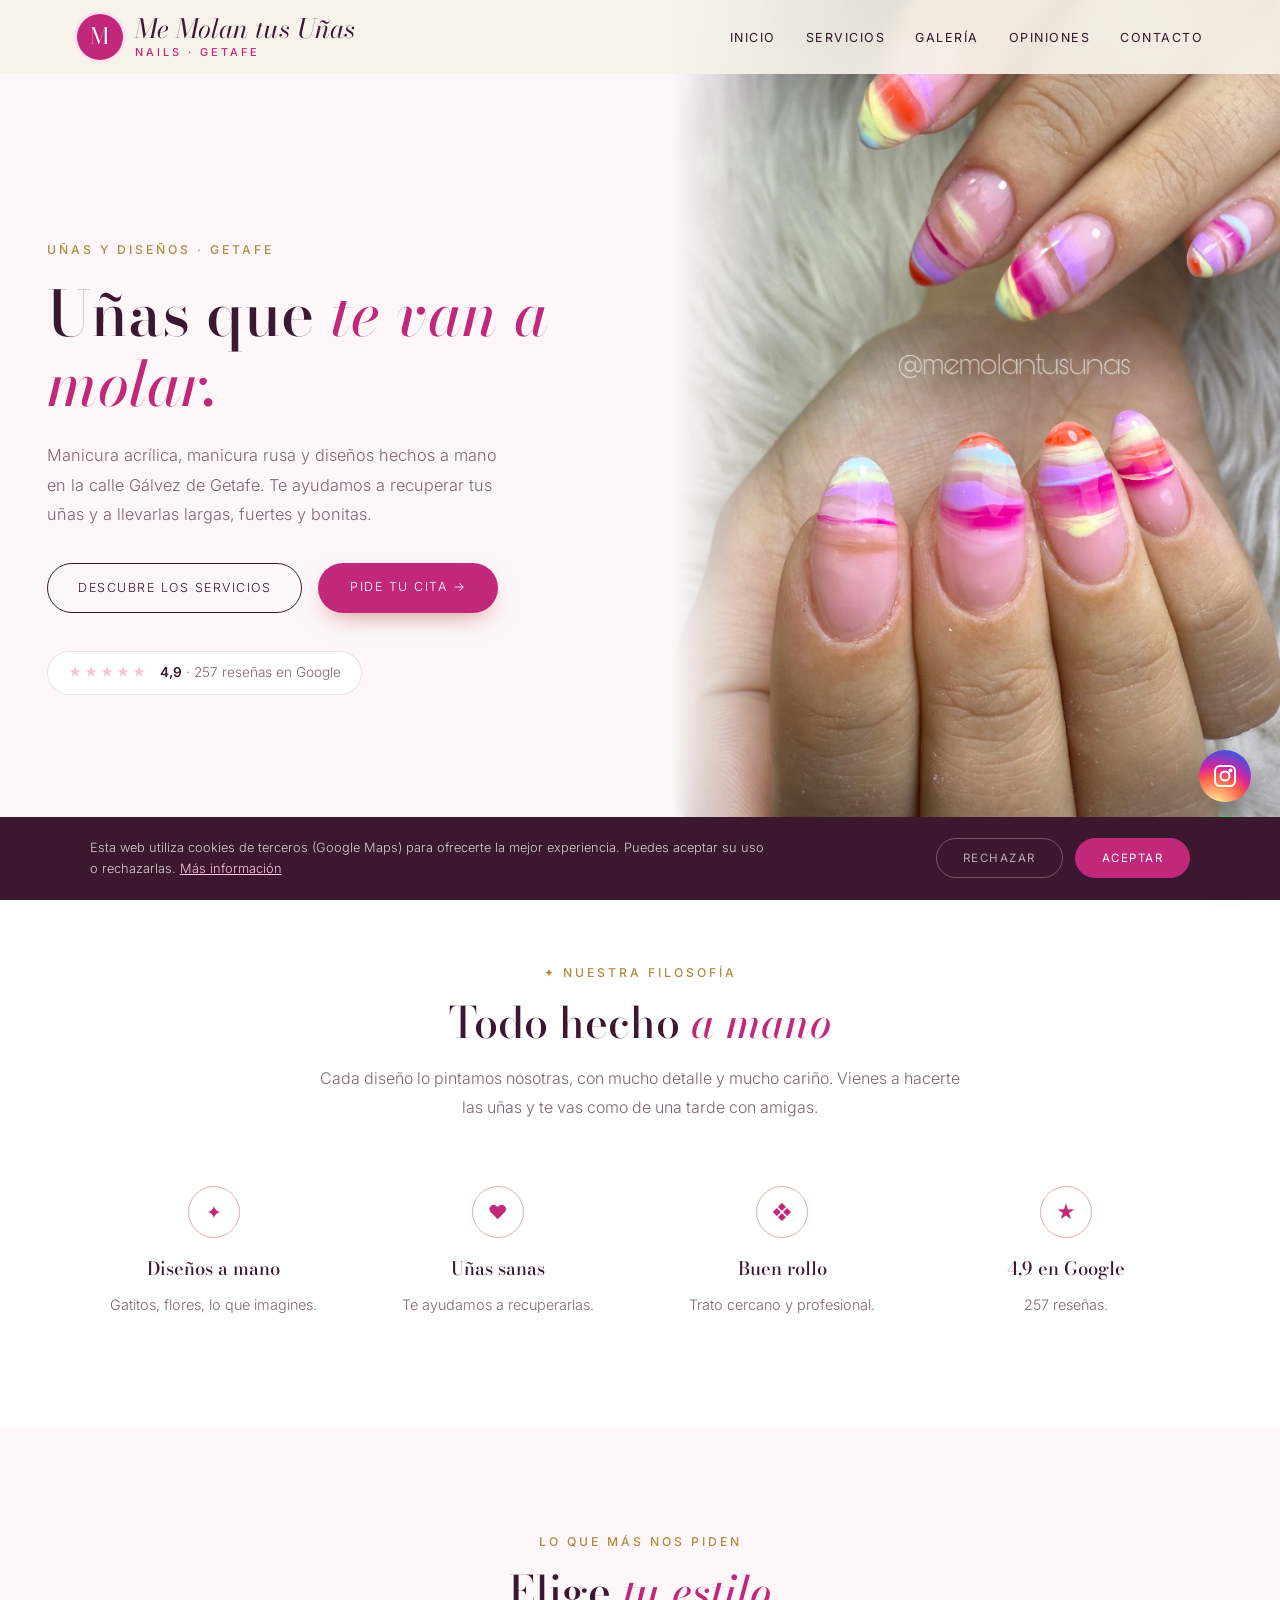
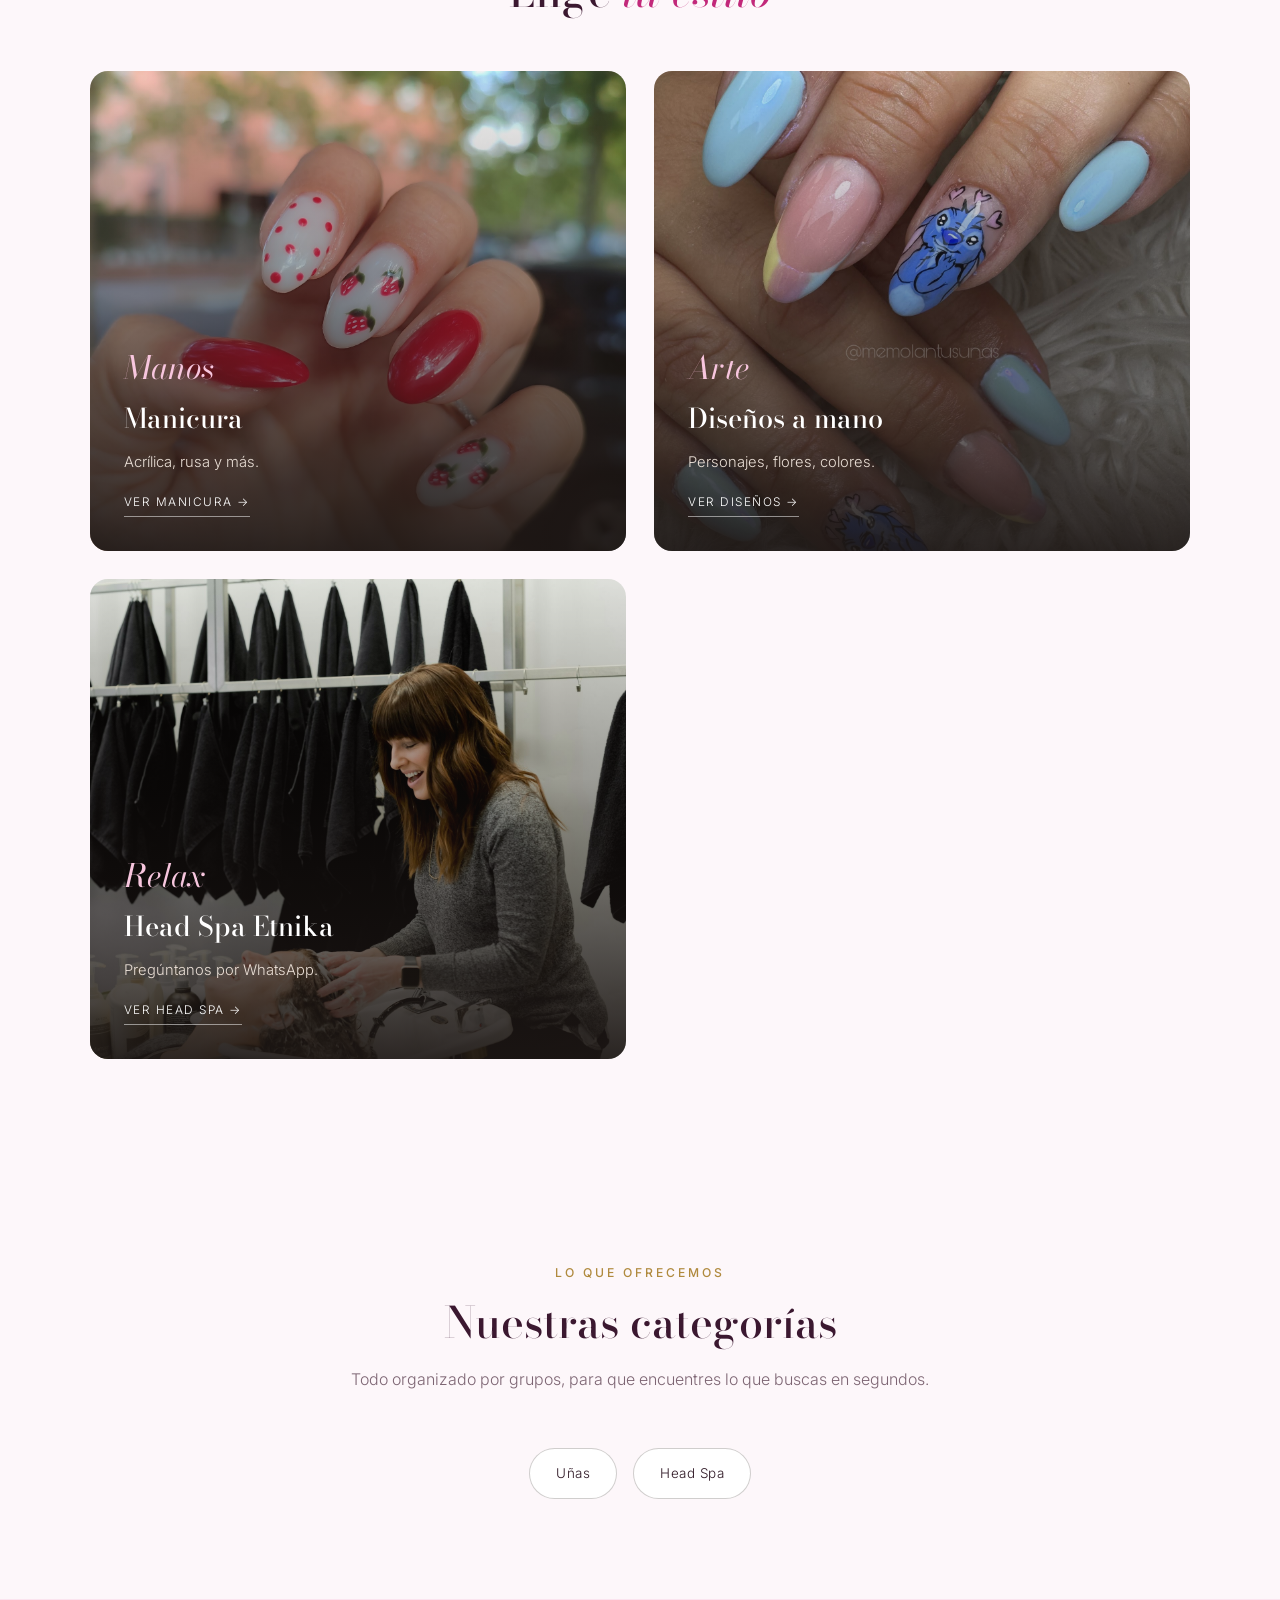
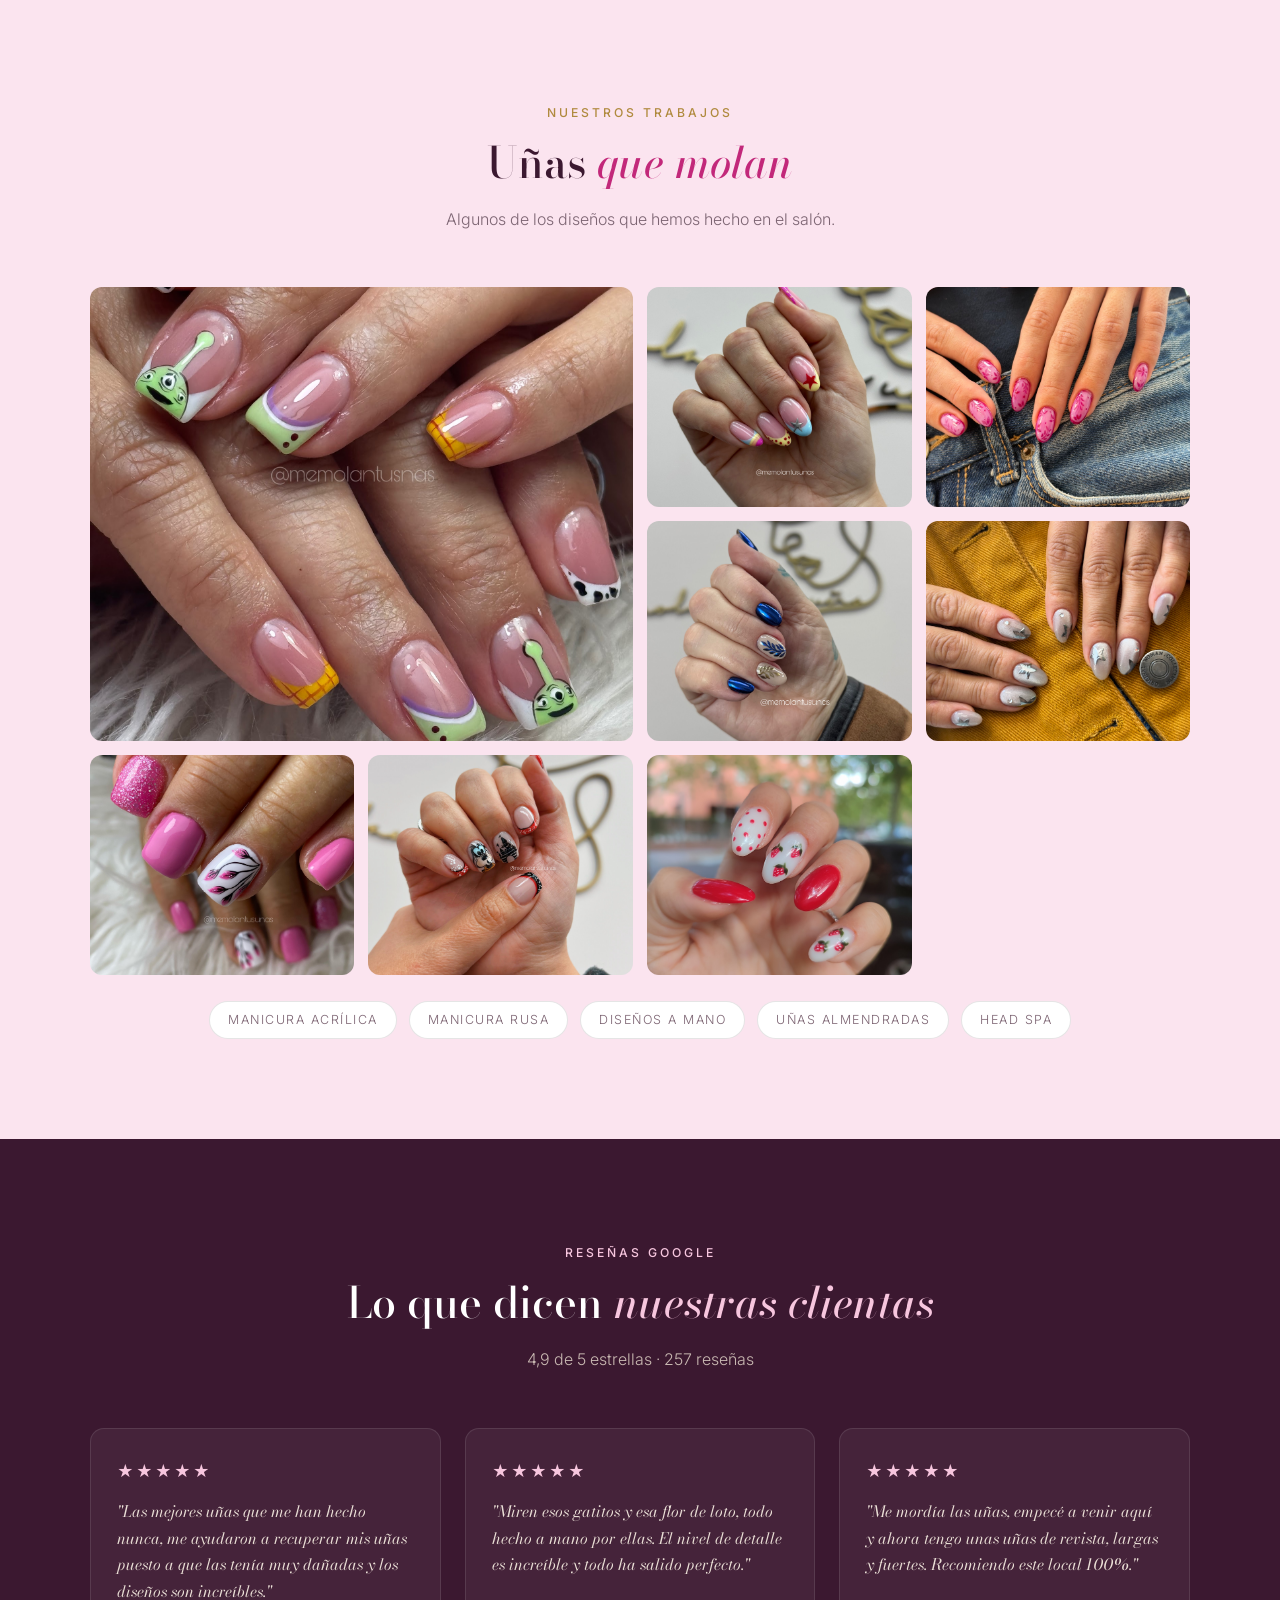
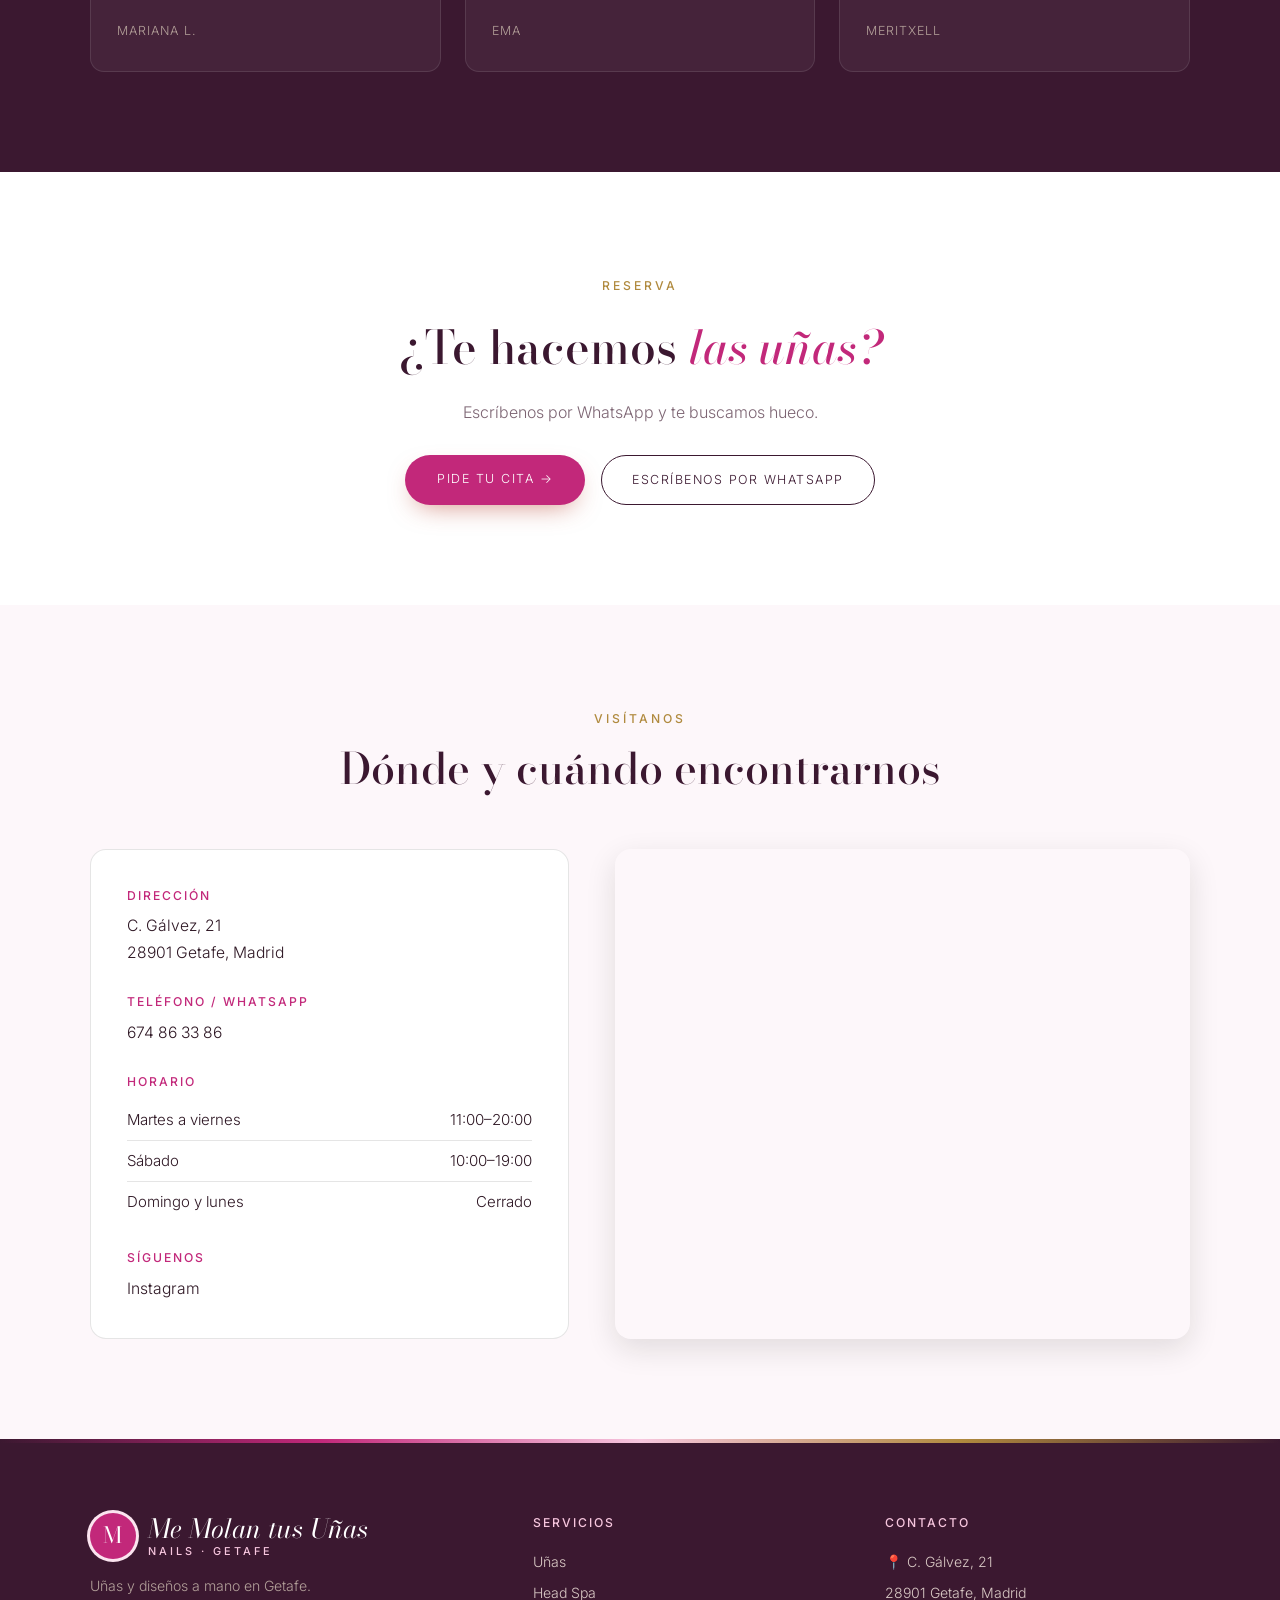
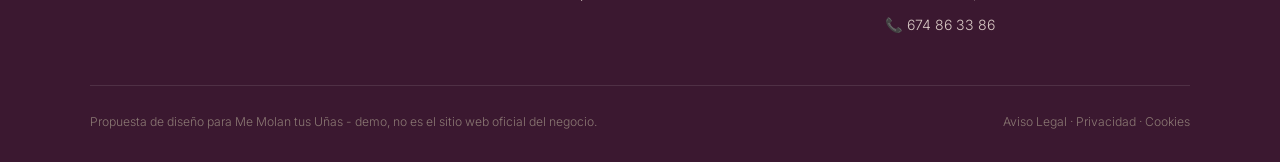
<file: index.html>
<!DOCTYPE html>
<html lang="es">
<head>
<meta charset="UTF-8">
<meta name="viewport" content="width=device-width, initial-scale=1.0">
<title>Me Molan tus Uñas — Uñas y diseños a mano en Getafe</title>
<meta name="description" content="Me Molan tus Uñas, en C. Gálvez 21, Getafe. Manicura acrílica, manicura rusa, diseños de uñas hechos a mano y Head Spa Etnika. 4,9★ con 257 reseñas en Google.">
<meta name="theme-color" content="#3b1830">
<meta property="og:title" content="Me Molan tus Uñas · Getafe">
<meta property="og:image" content="maps_07.jpg">

<link rel="preconnect" href="https://fonts.googleapis.com"><link rel="preconnect" href="https://fonts.gstatic.com" crossorigin><link href="https://fonts.googleapis.com/css2?family=Bodoni+Moda:ital,wght@0,500;0,600;1,500&family=Inter:wght@300;400;500;600&display=swap" rel="stylesheet">
<link rel="stylesheet" href="styles.css">
</head>
<body>

<header id="header">
  <a href="index.html" class="logo" aria-label="Me Molan tus Uñas, inicio"><span class="logo-mark">M</span><span class="logo-text"><span class="script">Me Molan tus Uñas</span><small>nails · Getafe</small></span></a>
  <nav id="nav" aria-label="Navegación principal"><ul><li><a href="index.html#inicio">Inicio</a></li><li><a href="servicios.html">Servicios</a></li><li><a href="index.html#galeria">Galería</a></li><li><a href="index.html#opiniones">Opiniones</a></li><li><a href="index.html#contacto">Contacto</a></li></ul></nav><button class="nav-toggle" id="navToggle" aria-label="Abrir menú">☰</button>
</header>

<section class="hero" id="inicio">
  <div class="hero-text">
    <span class="eyebrow">Uñas y diseños · Getafe</span>
    <h1>Uñas que <em>te van a molar.</em></h1>
    <p>Manicura acrílica, manicura rusa y diseños hechos a mano en la calle Gálvez de Getafe. Te ayudamos a recuperar tus uñas y a llevarlas largas, fuertes y bonitas.</p>
    <div class="hero-ctas">
      <a href="servicios.html" class="btn-outline">Descubre los servicios</a>
      <a href="https://wa.me/34674863386?text=Hola%2C%20he%20visto%20vuestra%20web%20y%20me%20gustar%C3%ADa%20pedir%20cita%20en%20Me%20Molan%20tus%20U%C3%B1as" class="btn-solid" target="_blank" rel="noopener">Pide tu cita →</a>
    </div>
    <a class="hero-rating" href="https://www.google.com/maps/search/?api=1&query=Me+Molan+tus+U%C3%B1as,+Calle+G%C3%A1lvez+21,+Getafe" target="_blank" rel="noopener"><span class="stars">★★★★★</span><span><strong>4,9</strong> · 257 reseñas en Google</span></a>
  </div>
  <div class="hero-img"><img src="maps_07.jpg" alt="Diseño de uñas de Me Molan tus Uñas en Getafe" style="object-position:center 55%;"></div>
</section>

<section class="trust">
  <div class="section-head">
    <span class="eyebrow">✦ Nuestra filosofía</span>
    <h2>Todo hecho <em>a mano</em></h2>
    <p>Cada diseño lo pintamos nosotras, con mucho detalle y mucho cariño. Vienes a hacerte las uñas y te vas como de una tarde con amigas.</p>
  </div>
  <div class="trust-grid">
    <div class="trust-card"><span class="trust-ic">✦</span><h3>Diseños a mano</h3><p>Gatitos, flores, lo que imagines.</p></div>
    <div class="trust-card"><span class="trust-ic">♥</span><h3>Uñas sanas</h3><p>Te ayudamos a recuperarlas.</p></div>
    <div class="trust-card"><span class="trust-ic">❖</span><h3>Buen rollo</h3><p>Trato cercano y profesional.</p></div>
    <div class="trust-card"><span class="trust-ic">★</span><h3>4,9 en Google</h3><p>257 reseñas.</p></div>
  </div>
</section>

<section class="worlds">
  <div class="section-head">
    <span class="eyebrow">Lo que más nos piden</span>
    <h2>Elige <em>tu estilo</em></h2>
  </div>
  <div class="worlds-grid">
    <a href="servicios.html#manos" class="world-card"><img src="maps_08.jpg" alt="Manicura"><div class="world-text"><span class="script">Manos</span><h3>Manicura</h3><p>Acrílica, rusa y más.</p><span class="world-link">Ver manicura →</span></div></a>
    <a href="servicios.html#manos" class="world-card"><img src="maps_04.jpg" alt="Diseños a mano"><div class="world-text"><span class="script">Arte</span><h3>Diseños a mano</h3><p>Personajes, flores, colores.</p><span class="world-link">Ver diseños →</span></div></a>
    <a href="servicios.html#spa" class="world-card"><img src="stock_01.jpg" alt="Head Spa Etnika"><div class="world-text"><span class="script">Relax</span><h3>Head Spa Etnika</h3><p>Pregúntanos por WhatsApp.</p><span class="world-link">Ver head spa →</span></div></a>
  </div>
</section>

<section>
  <div class="section-head">
    <span class="eyebrow">Lo que ofrecemos</span>
    <h2>Nuestras categorías</h2>
    <p>Todo organizado por grupos, para que encuentres lo que buscas en segundos.</p>
  </div>
  <div class="cat-pills">
    <a href="servicios.html#manos" class="cat-pill">Uñas</a>
    <a href="servicios.html#spa" class="cat-pill">Head Spa</a>
  </div>
</section>

<section class="gallery-wrap" id="galeria">
  <div class="section-head">
    <span class="eyebrow">Nuestros trabajos</span>
    <h2>Uñas <em>que molan</em></h2>
    <p>Algunos de los diseños que hemos hecho en el salón.</p>
  </div>
  <div class="gallery">
    <figure class="big"><img src="maps_03.jpg" alt="Diseño de personajes" loading="lazy"></figure>
    <figure><img src="maps_01.jpg" alt="Francesa de colores" loading="lazy"></figure>
    <figure><img src="maps_06.jpg" alt="Rosa con detalles" loading="lazy"></figure>
    <figure><img src="maps_09.jpg" alt="Azul cromado y hojas" loading="lazy"></figure>
    <figure><img src="maps_05.jpg" alt="Nude con estrellas" loading="lazy"></figure>
    <figure><img src="maps_10.jpg" alt="Rosa con flor pintada" loading="lazy"></figure>
    <figure><img src="maps_02.jpg" alt="Diseño temático" loading="lazy"></figure>
    <figure><img src="maps_08.jpg" alt="Rojo y fresas" loading="lazy"></figure>
  </div>
  <div class="brands"><span>Manicura acrílica</span><span>Manicura rusa</span><span>Diseños a mano</span><span>Uñas almendradas</span><span>Head Spa</span></div>
</section>

<section class="reviews-wrap" id="opiniones">
  <div class="section-head">
    <span class="eyebrow">Reseñas Google</span>
    <h2>Lo que dicen <em>nuestras clientas</em></h2>
    <p>4,9 de 5 estrellas · 257 reseñas</p>
  </div>
  <div class="review-grid">
    <div class="review-card"><div class="stars">★★★★★</div><p>"Las mejores uñas que me han hecho nunca, me ayudaron a recuperar mis uñas puesto a que las tenía muy dañadas y los diseños son increíbles."</p><cite>Mariana L.</cite></div>
    <div class="review-card"><div class="stars">★★★★★</div><p>"Miren esos gatitos y esa flor de loto, todo hecho a mano por ellas. El nivel de detalle es increíble y todo ha salido perfecto."</p><cite>Ema</cite></div>
    <div class="review-card"><div class="stars">★★★★★</div><p>"Me mordía las uñas, empecé a venir aquí y ahora tengo unas uñas de revista, largas y fuertes. Recomiendo este local 100%."</p><cite>Meritxell</cite></div>
  </div>
</section>

<section class="cta-section">
  <span class="eyebrow">Reserva</span>
  <h2>¿Te hacemos <em>las uñas?</em></h2>
  <p>Escríbenos por WhatsApp y te buscamos hueco.</p>
  <div class="cta-row">
    <a href="https://wa.me/34674863386?text=Hola%2C%20he%20visto%20vuestra%20web%20y%20me%20gustar%C3%ADa%20pedir%20cita%20en%20Me%20Molan%20tus%20U%C3%B1as" class="btn-solid" target="_blank" rel="noopener">Pide tu cita →</a>
    <a href="https://wa.me/34674863386?text=Hola%2C%20he%20visto%20vuestra%20web%20y%20me%20gustar%C3%ADa%20pedir%20cita%20en%20Me%20Molan%20tus%20U%C3%B1as" class="btn-outline" target="_blank" rel="noopener">Escríbenos por WhatsApp</a>
  </div>
</section>

<section class="contact-section" id="contacto">
  <div class="section-head">
    <span class="eyebrow">Visítanos</span>
    <h2>Dónde y cuándo encontrarnos</h2>
  </div>
  <div class="contact-grid">
    <div class="contact-info">
      <div class="contact-block"><h3>Dirección</h3><p>C. Gálvez, 21<br>28901 Getafe, Madrid</p></div>
      <div class="contact-block"><h3>Teléfono / WhatsApp</h3><p><a href="tel:+34674863386">674 86 33 86</a></p></div>
      <div class="contact-block"><h3>Horario</h3><ul class="hours-list"><li><span>Martes a viernes</span><span>11:00–20:00</span></li><li><span>Sábado</span><span>10:00–19:00</span></li><li><span>Domingo y lunes</span><span>Cerrado</span></li></ul></div>
      <div class="contact-block"><h3>Síguenos</h3><p><a href="https://www.instagram.com/memolantusunas/" target="_blank" rel="noopener">Instagram</a></p></div>
    </div>
    <div class="contact-map">
      <iframe title="Mapa de Me Molan tus Uñas" src="https://www.google.com/maps?q=Me+Molan+tus+U%C3%B1as,+Calle+G%C3%A1lvez+21,+Getafe&output=embed" width="100%" height="100%" style="border:0;" allowfullscreen="" loading="lazy" referrerpolicy="no-referrer-when-downgrade"></iframe>
    </div>
  </div>
</section>

<footer>
  <div class="footer-grid">
    <div class="footer-brand">
      <a href="index.html" class="logo light"><span class="logo-mark">M</span><span class="logo-text"><span class="script">Me Molan tus Uñas</span><small>nails · Getafe</small></span></a>
      <p>Uñas y diseños a mano en Getafe.</p>
    </div>
    <div><h4>Servicios</h4><ul><li><a href="servicios.html#manos">Uñas</a></li><li><a href="servicios.html#spa">Head Spa</a></li></ul></div>
    <div><h4>Contacto</h4><ul><li>📍 C. Gálvez, 21</li><li>28901 Getafe, Madrid</li><li>📞 <a href="tel:+34674863386">674 86 33 86</a></li></ul></div>
  </div>
  <div class="footer-bottom">
    <span>Propuesta de diseño para Me Molan tus Uñas - demo, no es el sitio web oficial del negocio.</span>
    <span><a href="aviso-legal.html">Aviso Legal</a> &middot; <a href="politica-privacidad.html">Privacidad</a> &middot; <a href="politica-cookies.html">Cookies</a></span>
  </div>
</footer>

<div id="cookie-banner" class="cookie-banner"><p>Esta web utiliza cookies de terceros (Google Maps) para ofrecerte la mejor experiencia. Puedes aceptar su uso o rechazarlas. <a href="politica-cookies.html">Más información</a></p><div class="cookie-actions"><button onclick="setCookieChoice('rejected')" class="ck-reject">Rechazar</button><button onclick="setCookieChoice('accepted')" class="ck-accept">Aceptar</button></div></div>
<div class="social-fabs"><a class="ig-fab" href="https://www.instagram.com/memolantusunas/" target="_blank" rel="noopener" aria-label="Visitar Instagram"><svg width="24" height="24" viewBox="0 0 24 24" fill="none" stroke="white" stroke-width="2"><rect x="2" y="2" width="20" height="20" rx="5"/><circle cx="12" cy="12" r="4.5"/><circle cx="17.5" cy="6.5" r="1" fill="white"/></svg></a><a class="wa-fab" href="https://wa.me/34674863386?text=Hola%2C%20he%20visto%20vuestra%20web%20y%20me%20gustar%C3%ADa%20pedir%20cita%20en%20Me%20Molan%20tus%20U%C3%B1as" target="_blank" rel="noopener" aria-label="Escribir por WhatsApp"><svg width="28" height="28" viewBox="0 0 24 24" fill="white"><path d="M17.5 14.4c-.3-.1-1.8-.9-2-1s-.5-.1-.7.1-.8 1-.9 1.2-.3.2-.6.1a8.2 8.2 0 0 1-2.4-1.5 9 9 0 0 1-1.7-2.1c-.2-.3 0-.5.1-.6l.4-.5.3-.5v-.5l-.9-2.2c-.2-.6-.5-.5-.7-.5h-.6a1.1 1.1 0 0 0-.8.4 3.4 3.4 0 0 0-1 2.5 5.9 5.9 0 0 0 1.2 3.1 13.5 13.5 0 0 0 5.2 4.6c2.6 1 2.6.7 3.1.6a2.6 2.6 0 0 0 1.7-1.2 2.1 2.1 0 0 0 .2-1.2c-.1-.1-.3-.2-.6-.3ZM12 21.8a9.8 9.8 0 0 1-5-1.4l-.4-.2-3.7 1 1-3.6-.2-.4A9.8 9.8 0 1 1 12 21.8Zm8.4-18.3A11.8 11.8 0 0 0 1.8 17.7L.2 23.8l6.3-1.6a11.8 11.8 0 0 0 5.6 1.4A11.8 11.8 0 0 0 20.4 3.5Z"/></svg></a></div>
<script src="main.js"></script>
</body>
</html>
</file>
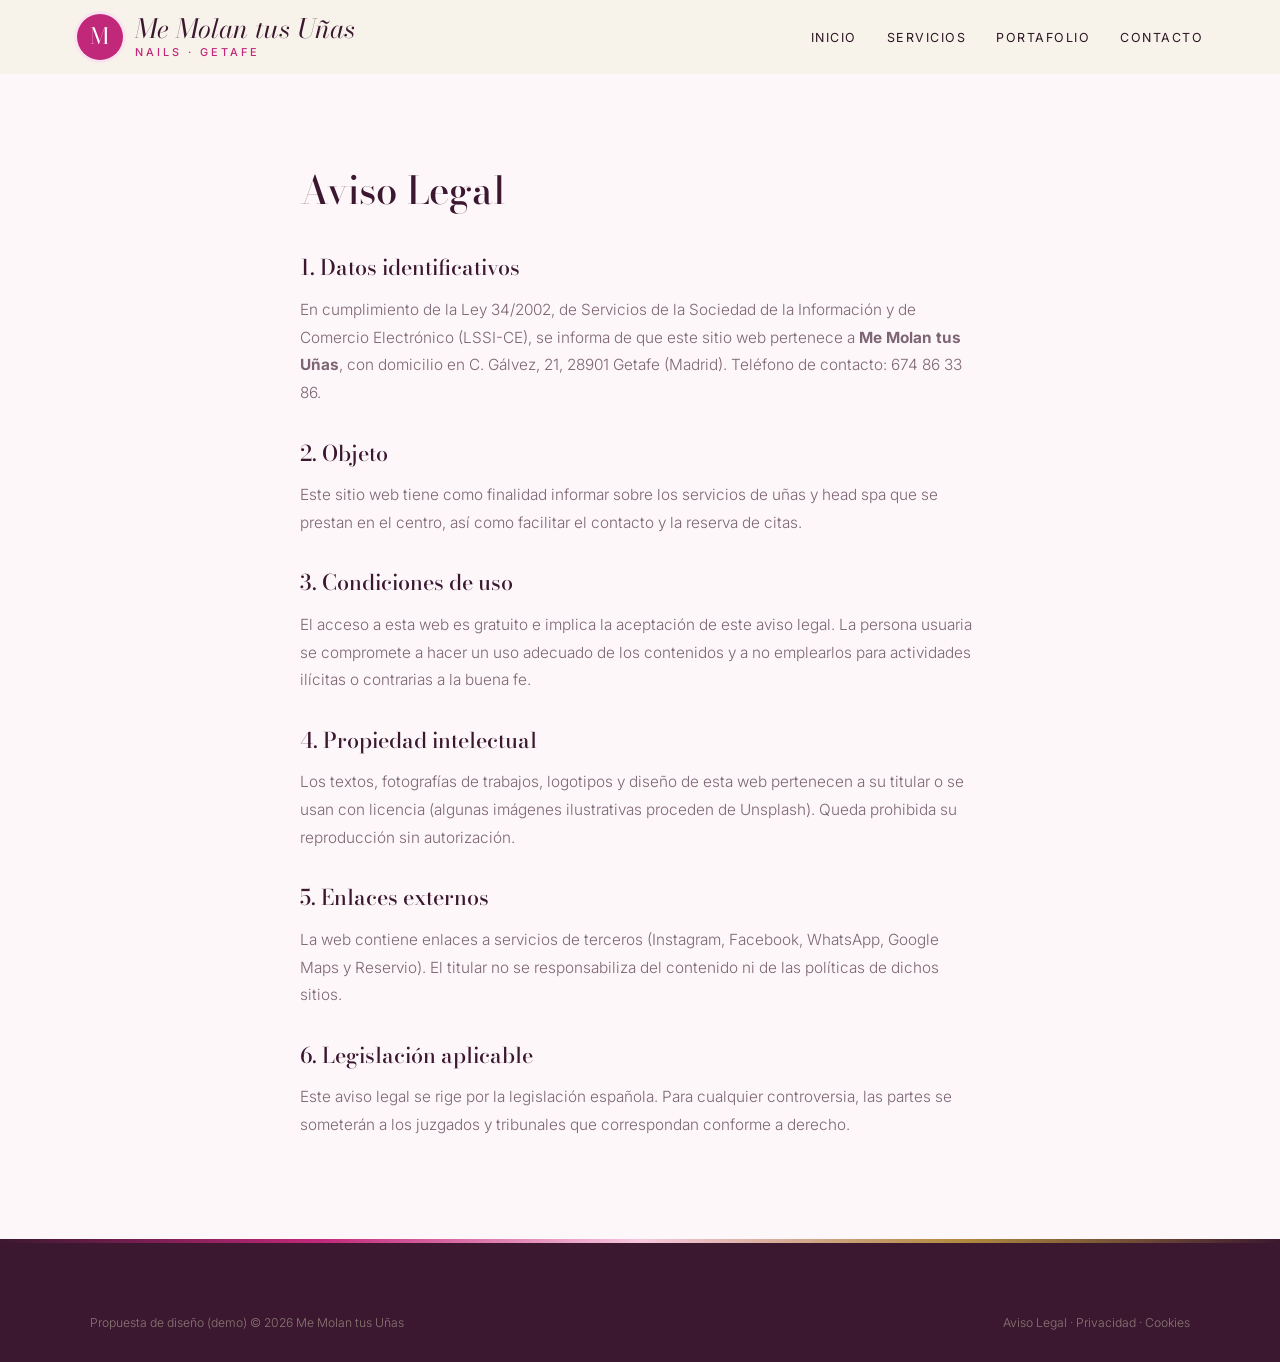
<file: aviso-legal.html>
<!DOCTYPE html>
<html lang="es">
<head>
<meta charset="UTF-8">
<meta name="viewport" content="width=device-width, initial-scale=1.0">
<title>Aviso Legal — Me Molan tus Uñas</title>
<meta name="robots" content="noindex">

<link rel="preconnect" href="https://fonts.googleapis.com">
<link href="https://fonts.googleapis.com/css2?family=Bodoni+Moda:ital,wght@0,500;0,600;1,500&family=Inter:wght@300;400;500;600&display=swap" rel="stylesheet">
<link rel="stylesheet" href="styles.css">
</head>
<body>
<header id="header" class="scrolled">
  <a href="index.html" class="logo" aria-label="Me Molan tus Uñas, inicio">
    <span class="logo-mark">M</span>
    <span class="logo-text"><span class="script">Me Molan tus Uñas</span><small>nails · Getafe</small></span>
  </a>
  <nav id="nav" aria-label="Navegación principal">
    <ul>
      <li><a href="index.html#inicio">Inicio</a></li>
      <li><a href="servicios.html">Servicios</a></li>
      <li><a href="portafolio.html">Portafolio</a></li>
      <li><a href="index.html#contacto">Contacto</a></li>
    </ul>
  </nav>
  <button class="nav-toggle" id="navToggle" aria-label="Abrir menú">☰</button>
</header>
<main class="legal"><h1>Aviso Legal</h1>
<h2>1. Datos identificativos</h2>
<p>En cumplimiento de la Ley 34/2002, de Servicios de la Sociedad de la Información y de Comercio Electrónico (LSSI-CE), se informa de que este sitio web pertenece a <strong>Me Molan tus Uñas</strong>, con domicilio en C. Gálvez, 21, 28901 Getafe (Madrid). Teléfono de contacto: 674 86 33 86.</p>
<h2>2. Objeto</h2>
<p>Este sitio web tiene como finalidad informar sobre los servicios de uñas y head spa que se prestan en el centro, así como facilitar el contacto y la reserva de citas.</p>
<h2>3. Condiciones de uso</h2>
<p>El acceso a esta web es gratuito e implica la aceptación de este aviso legal. La persona usuaria se compromete a hacer un uso adecuado de los contenidos y a no emplearlos para actividades ilícitas o contrarias a la buena fe.</p>
<h2>4. Propiedad intelectual</h2>
<p>Los textos, fotografías de trabajos, logotipos y diseño de esta web pertenecen a su titular o se usan con licencia (algunas imágenes ilustrativas proceden de Unsplash). Queda prohibida su reproducción sin autorización.</p>
<h2>5. Enlaces externos</h2>
<p>La web contiene enlaces a servicios de terceros (Instagram, Facebook, WhatsApp, Google Maps y Reservio). El titular no se responsabiliza del contenido ni de las políticas de dichos sitios.</p>
<h2>6. Legislación aplicable</h2>
<p>Este aviso legal se rige por la legislación española. Para cualquier controversia, las partes se someterán a los juzgados y tribunales que correspondan conforme a derecho.</p></main>
<footer>
  <div class="footer-bottom" style="margin-top:0">
    <span>Propuesta de diseño (demo) © 2026 Me Molan tus Uñas</span>
    <span><a href="aviso-legal.html">Aviso Legal</a> &middot; <a href="politica-privacidad.html">Privacidad</a> &middot; <a href="politica-cookies.html">Cookies</a></span>
  </div>
</footer>
<script src="main.js"></script>
</body>
</html>
</file>
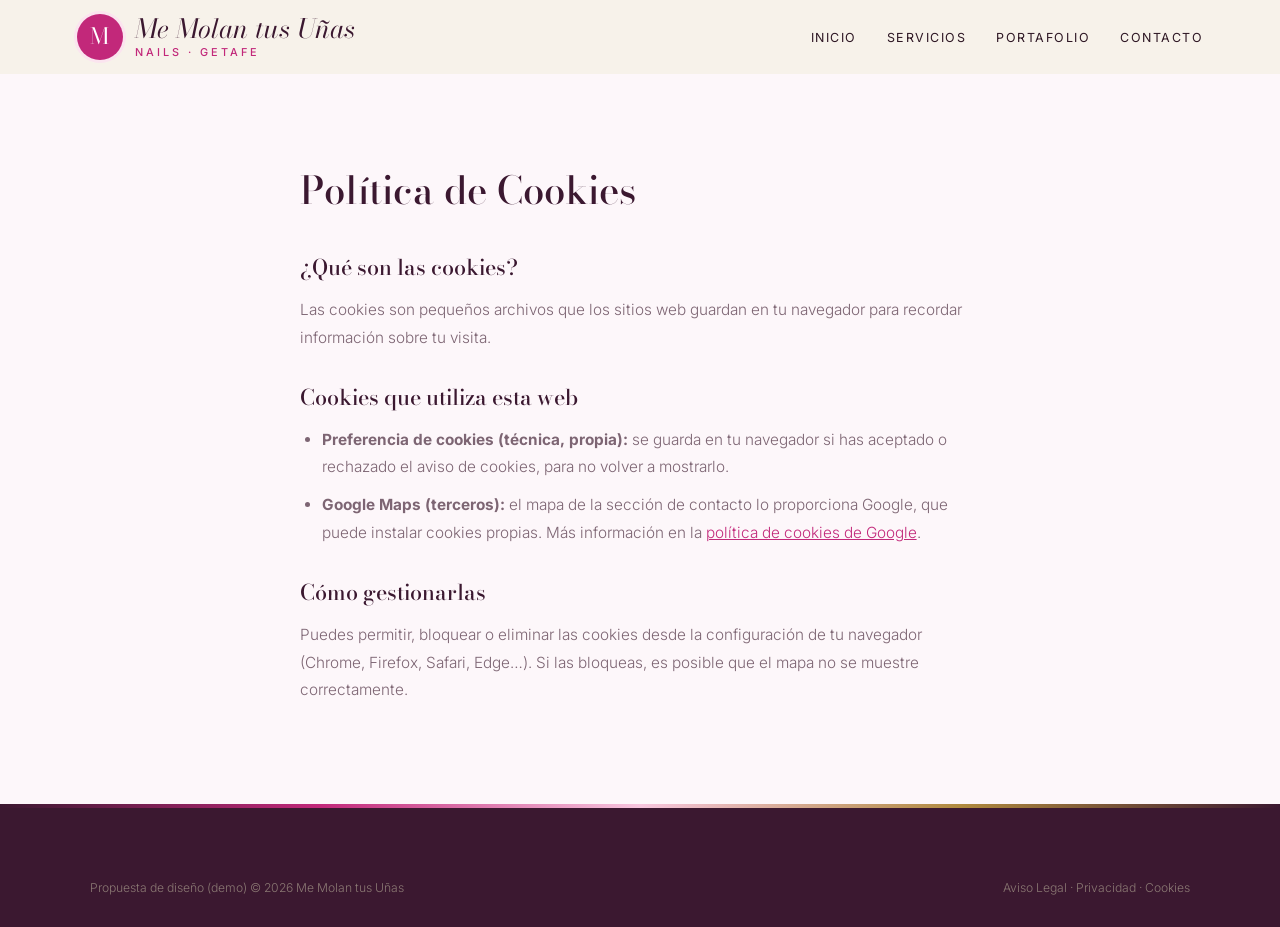
<file: politica-cookies.html>
<!DOCTYPE html>
<html lang="es">
<head>
<meta charset="UTF-8">
<meta name="viewport" content="width=device-width, initial-scale=1.0">
<title>Política de Cookies — Me Molan tus Uñas</title>
<meta name="robots" content="noindex">

<link rel="preconnect" href="https://fonts.googleapis.com">
<link href="https://fonts.googleapis.com/css2?family=Bodoni+Moda:ital,wght@0,500;0,600;1,500&family=Inter:wght@300;400;500;600&display=swap" rel="stylesheet">
<link rel="stylesheet" href="styles.css">
</head>
<body>
<header id="header" class="scrolled">
  <a href="index.html" class="logo" aria-label="Me Molan tus Uñas, inicio">
    <span class="logo-mark">M</span>
    <span class="logo-text"><span class="script">Me Molan tus Uñas</span><small>nails · Getafe</small></span>
  </a>
  <nav id="nav" aria-label="Navegación principal">
    <ul>
      <li><a href="index.html#inicio">Inicio</a></li>
      <li><a href="servicios.html">Servicios</a></li>
      <li><a href="portafolio.html">Portafolio</a></li>
      <li><a href="index.html#contacto">Contacto</a></li>
    </ul>
  </nav>
  <button class="nav-toggle" id="navToggle" aria-label="Abrir menú">☰</button>
</header>
<main class="legal"><h1>Política de Cookies</h1>
<h2>¿Qué son las cookies?</h2>
<p>Las cookies son pequeños archivos que los sitios web guardan en tu navegador para recordar información sobre tu visita.</p>
<h2>Cookies que utiliza esta web</h2>
<ul>
<li><strong>Preferencia de cookies (técnica, propia):</strong> se guarda en tu navegador si has aceptado o rechazado el aviso de cookies, para no volver a mostrarlo.</li>
<li><strong>Google Maps (terceros):</strong> el mapa de la sección de contacto lo proporciona Google, que puede instalar cookies propias. Más información en la <a href="https://policies.google.com/technologies/cookies" target="_blank" rel="noopener">política de cookies de Google</a>.</li>
</ul>
<h2>Cómo gestionarlas</h2>
<p>Puedes permitir, bloquear o eliminar las cookies desde la configuración de tu navegador (Chrome, Firefox, Safari, Edge…). Si las bloqueas, es posible que el mapa no se muestre correctamente.</p></main>
<footer>
  <div class="footer-bottom" style="margin-top:0">
    <span>Propuesta de diseño (demo) © 2026 Me Molan tus Uñas</span>
    <span><a href="aviso-legal.html">Aviso Legal</a> &middot; <a href="politica-privacidad.html">Privacidad</a> &middot; <a href="politica-cookies.html">Cookies</a></span>
  </div>
</footer>
<script src="main.js"></script>
</body>
</html>
</file>
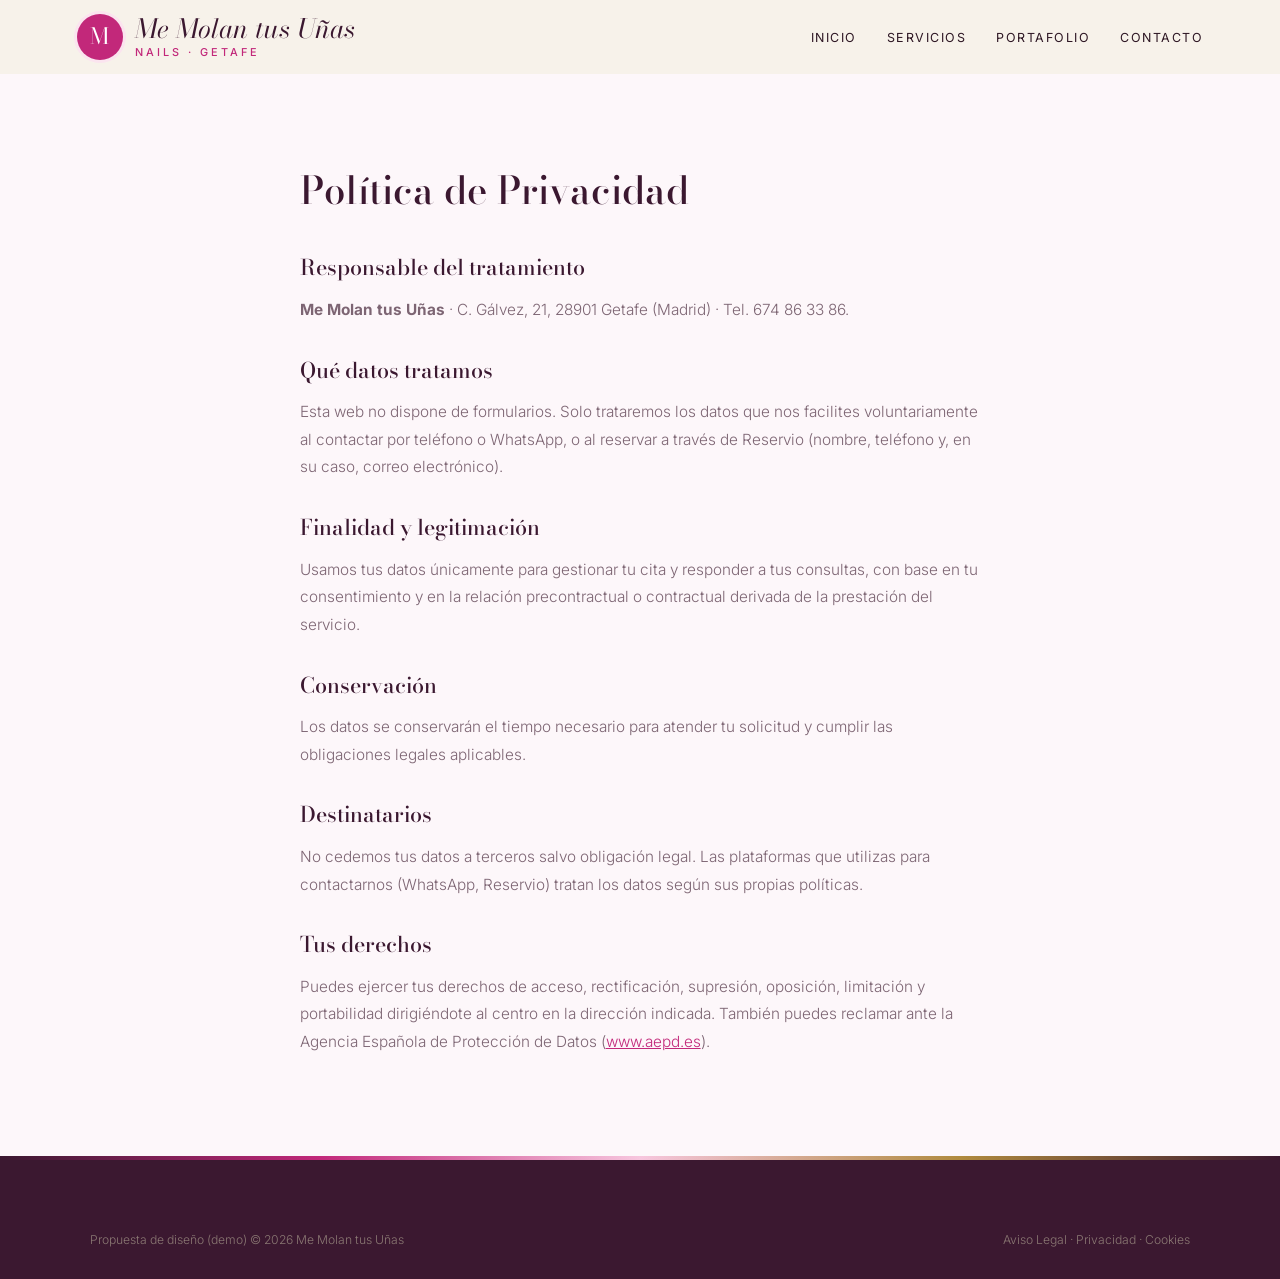
<file: politica-privacidad.html>
<!DOCTYPE html>
<html lang="es">
<head>
<meta charset="UTF-8">
<meta name="viewport" content="width=device-width, initial-scale=1.0">
<title>Política de Privacidad — Me Molan tus Uñas</title>
<meta name="robots" content="noindex">

<link rel="preconnect" href="https://fonts.googleapis.com">
<link href="https://fonts.googleapis.com/css2?family=Bodoni+Moda:ital,wght@0,500;0,600;1,500&family=Inter:wght@300;400;500;600&display=swap" rel="stylesheet">
<link rel="stylesheet" href="styles.css">
</head>
<body>
<header id="header" class="scrolled">
  <a href="index.html" class="logo" aria-label="Me Molan tus Uñas, inicio">
    <span class="logo-mark">M</span>
    <span class="logo-text"><span class="script">Me Molan tus Uñas</span><small>nails · Getafe</small></span>
  </a>
  <nav id="nav" aria-label="Navegación principal">
    <ul>
      <li><a href="index.html#inicio">Inicio</a></li>
      <li><a href="servicios.html">Servicios</a></li>
      <li><a href="portafolio.html">Portafolio</a></li>
      <li><a href="index.html#contacto">Contacto</a></li>
    </ul>
  </nav>
  <button class="nav-toggle" id="navToggle" aria-label="Abrir menú">☰</button>
</header>
<main class="legal"><h1>Política de Privacidad</h1>
<h2>Responsable del tratamiento</h2>
<p><strong>Me Molan tus Uñas</strong> · C. Gálvez, 21, 28901 Getafe (Madrid) · Tel. 674 86 33 86.</p>
<h2>Qué datos tratamos</h2>
<p>Esta web no dispone de formularios. Solo trataremos los datos que nos facilites voluntariamente al contactar por teléfono o WhatsApp, o al reservar a través de Reservio (nombre, teléfono y, en su caso, correo electrónico).</p>
<h2>Finalidad y legitimación</h2>
<p>Usamos tus datos únicamente para gestionar tu cita y responder a tus consultas, con base en tu consentimiento y en la relación precontractual o contractual derivada de la prestación del servicio.</p>
<h2>Conservación</h2>
<p>Los datos se conservarán el tiempo necesario para atender tu solicitud y cumplir las obligaciones legales aplicables.</p>
<h2>Destinatarios</h2>
<p>No cedemos tus datos a terceros salvo obligación legal. Las plataformas que utilizas para contactarnos (WhatsApp, Reservio) tratan los datos según sus propias políticas.</p>
<h2>Tus derechos</h2>
<p>Puedes ejercer tus derechos de acceso, rectificación, supresión, oposición, limitación y portabilidad dirigiéndote al centro en la dirección indicada. También puedes reclamar ante la Agencia Española de Protección de Datos (<a href="https://www.aepd.es" target="_blank" rel="noopener">www.aepd.es</a>).</p></main>
<footer>
  <div class="footer-bottom" style="margin-top:0">
    <span>Propuesta de diseño (demo) © 2026 Me Molan tus Uñas</span>
    <span><a href="aviso-legal.html">Aviso Legal</a> &middot; <a href="politica-privacidad.html">Privacidad</a> &middot; <a href="politica-cookies.html">Cookies</a></span>
  </div>
</footer>
<script src="main.js"></script>
</body>
</html>
</file>
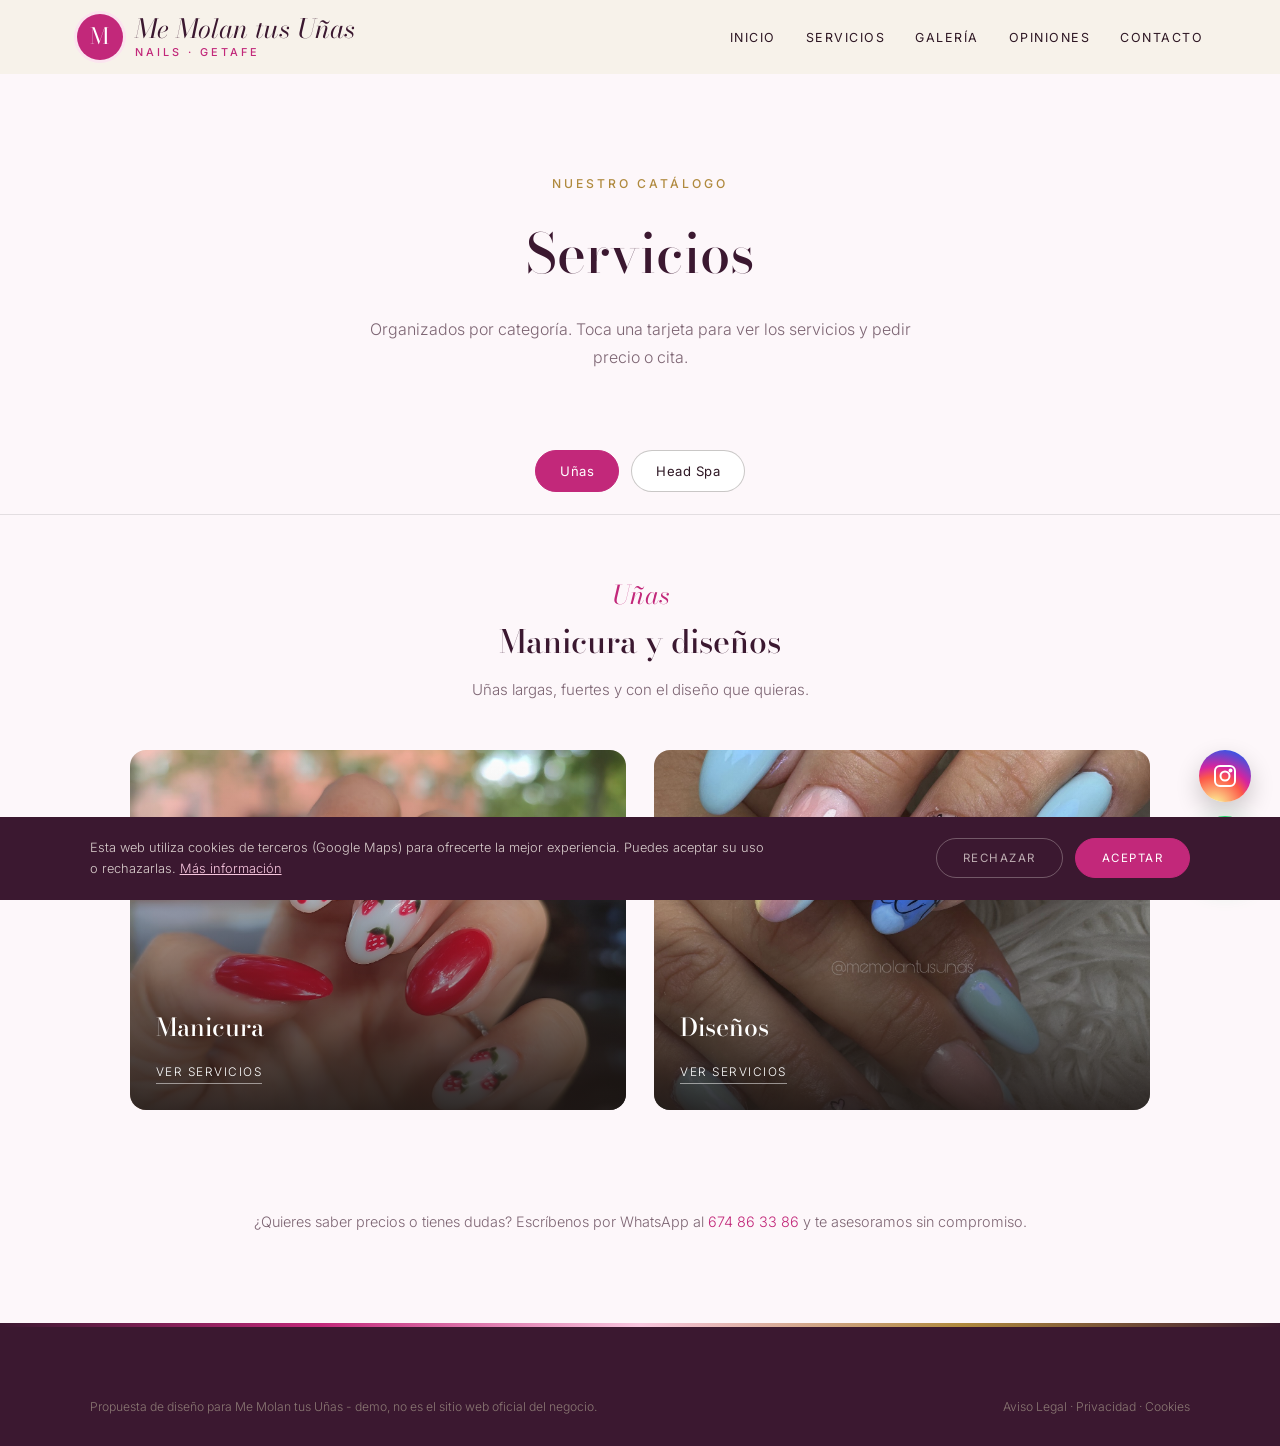
<file: servicios.html>
<!DOCTYPE html>
<html lang="es">
<head>
<meta charset="UTF-8">
<meta name="viewport" content="width=device-width, initial-scale=1.0">
<title>Servicios — Me Molan tus Uñas · Getafe</title>
<meta name="description" content="Servicios de Me Molan tus Uñas en Getafe.">

<link rel="preconnect" href="https://fonts.googleapis.com"><link rel="preconnect" href="https://fonts.gstatic.com" crossorigin><link href="https://fonts.googleapis.com/css2?family=Bodoni+Moda:ital,wght@0,500;0,600;1,500&family=Inter:wght@300;400;500;600&display=swap" rel="stylesheet">
<link rel="stylesheet" href="styles.css">
</head>
<body>

<header id="header" class="scrolled">
  <a href="index.html" class="logo" aria-label="Me Molan tus Uñas, inicio"><span class="logo-mark">M</span><span class="logo-text"><span class="script">Me Molan tus Uñas</span><small>nails · Getafe</small></span></a>
  <nav id="nav" aria-label="Navegación principal"><ul><li><a href="index.html#inicio">Inicio</a></li><li><a href="servicios.html">Servicios</a></li><li><a href="index.html#galeria">Galería</a></li><li><a href="index.html#opiniones">Opiniones</a></li><li><a href="index.html#contacto">Contacto</a></li></ul></nav><button class="nav-toggle" id="navToggle" aria-label="Abrir menú">☰</button>
</header>

<div class="page-hero">
  <span class="eyebrow">Nuestro catálogo</span>
  <h1>Servicios</h1>
  <p>Organizados por categoría. Toca una tarjeta para ver los servicios y pedir precio o cita.</p>
</div>

<div class="tabs">
  <button class="tab-btn active" data-tab="manos">Uñas</button>
  <button class="tab-btn" data-tab="spa">Head Spa</button>
  
</div>

<div class="tab-panel active" id="manos">
  <div class="tab-intro"><span class="script">Uñas</span><h2>Manicura y diseños</h2><p>Uñas largas, fuertes y con el diseño que quieras.</p></div>
  <div class="cat-grid">
    <div class="cat-card" onclick="openModal('manicura')"><img src="maps_08.jpg" alt="Manicura" loading="lazy"><div class="cat-card-text"><h3>Manicura</h3><span>Ver servicios</span></div></div>
    <div class="cat-card" onclick="openModal('disenos')"><img src="maps_04.jpg" alt="Diseños" loading="lazy"><div class="cat-card-text"><h3>Diseños</h3><span>Ver servicios</span></div></div>
  </div>
</div>

<div class="tab-panel" id="spa">
  <div class="tab-intro"><span class="script">Relax</span><h2>Head Spa Etnika</h2><p>Pregúntanos por WhatsApp y te contamos.</p></div>
  <div class="cat-grid single">
    <div class="cat-card" onclick="openModal('headspa')"><img src="stock_01.jpg" alt="Head Spa" loading="lazy"><div class="cat-card-text"><h3>Head Spa</h3><span>Ver servicios</span></div></div>
  </div>
</div>


<p class="services-note">¿Quieres saber precios o tienes dudas? Escríbenos por WhatsApp al <a href="https://wa.me/34674863386" target="_blank" rel="noopener" style="color:var(--red)">674 86 33 86</a> y te asesoramos sin compromiso.</p>

<div class="modal-overlay" id="modal-manicura"><div class="modal">
  <button class="modal-close" onclick="closeModal('manicura')" aria-label="Cerrar">×</button>
  <h3>Manicura</h3><p class="modal-sub">Acrílica o rusa</p>
  <div class="svc-row"><div><div class="svc-name">Manicura acrílica</div><span class="svc-desc"></span></div><div class="svc-price">Consultar</div></div>
  <div class="svc-row"><div><div class="svc-name">Manicura rusa</div><span class="svc-desc"></span></div><div class="svc-price">Consultar</div></div>
  <div class="svc-row"><div><div class="svc-name">Recuperación de uñas dañadas</div><span class="svc-desc"></span></div><div class="svc-price">Consultar</div></div>
  <a class="modal-cta alt" href="https://wa.me/34674863386?text=Hola%2C%20quiero%20informaci%C3%B3n%20sobre%20manicura" target="_blank" rel="noopener">Pedir cita por WhatsApp</a>
</div></div>

<div class="modal-overlay" id="modal-disenos"><div class="modal">
  <button class="modal-close" onclick="closeModal('disenos')" aria-label="Cerrar">×</button>
  <h3>Diseños</h3><p class="modal-sub">Hechos a mano</p>
  <div class="svc-row"><div><div class="svc-name">Diseños pintados a mano</div><span class="svc-desc"></span></div><div class="svc-price">Consultar</div></div>
  <div class="svc-row"><div><div class="svc-name">Uñas almendradas y largas</div><span class="svc-desc"></span></div><div class="svc-price">Consultar</div></div>
  <a class="modal-cta alt" href="https://wa.me/34674863386?text=Hola%2C%20quiero%20informaci%C3%B3n%20sobre%20dise%C3%B1os" target="_blank" rel="noopener">Pedir cita por WhatsApp</a>
</div></div>

<div class="modal-overlay" id="modal-headspa"><div class="modal">
  <button class="modal-close" onclick="closeModal('headspa')" aria-label="Cerrar">×</button>
  <h3>Head Spa</h3><p class="modal-sub">Pregúntanos</p>
  <div class="svc-row"><div><div class="svc-name">Head Spa Etnika</div><span class="svc-desc"></span></div><div class="svc-price">Consultar</div></div>
  <a class="modal-cta alt" href="https://wa.me/34674863386?text=Hola%2C%20quiero%20informaci%C3%B3n%20sobre%20head%20spa" target="_blank" rel="noopener">Pedir cita por WhatsApp</a>
</div></div>


<footer>
  <div class="footer-bottom" style="margin-top:0">
    <span>Propuesta de diseño para Me Molan tus Uñas - demo, no es el sitio web oficial del negocio.</span>
    <span><a href="aviso-legal.html">Aviso Legal</a> &middot; <a href="politica-privacidad.html">Privacidad</a> &middot; <a href="politica-cookies.html">Cookies</a></span>
  </div>
</footer>

<div id="cookie-banner" class="cookie-banner"><p>Esta web utiliza cookies de terceros (Google Maps) para ofrecerte la mejor experiencia. Puedes aceptar su uso o rechazarlas. <a href="politica-cookies.html">Más información</a></p><div class="cookie-actions"><button onclick="setCookieChoice('rejected')" class="ck-reject">Rechazar</button><button onclick="setCookieChoice('accepted')" class="ck-accept">Aceptar</button></div></div>
<div class="social-fabs"><a class="ig-fab" href="https://www.instagram.com/memolantusunas/" target="_blank" rel="noopener" aria-label="Visitar Instagram"><svg width="24" height="24" viewBox="0 0 24 24" fill="none" stroke="white" stroke-width="2"><rect x="2" y="2" width="20" height="20" rx="5"/><circle cx="12" cy="12" r="4.5"/><circle cx="17.5" cy="6.5" r="1" fill="white"/></svg></a><a class="wa-fab" href="https://wa.me/34674863386?text=Hola%2C%20he%20visto%20vuestra%20web%20y%20me%20gustar%C3%ADa%20pedir%20cita%20en%20Me%20Molan%20tus%20U%C3%B1as" target="_blank" rel="noopener" aria-label="Escribir por WhatsApp"><svg width="28" height="28" viewBox="0 0 24 24" fill="white"><path d="M17.5 14.4c-.3-.1-1.8-.9-2-1s-.5-.1-.7.1-.8 1-.9 1.2-.3.2-.6.1a8.2 8.2 0 0 1-2.4-1.5 9 9 0 0 1-1.7-2.1c-.2-.3 0-.5.1-.6l.4-.5.3-.5v-.5l-.9-2.2c-.2-.6-.5-.5-.7-.5h-.6a1.1 1.1 0 0 0-.8.4 3.4 3.4 0 0 0-1 2.5 5.9 5.9 0 0 0 1.2 3.1 13.5 13.5 0 0 0 5.2 4.6c2.6 1 2.6.7 3.1.6a2.6 2.6 0 0 0 1.7-1.2 2.1 2.1 0 0 0 .2-1.2c-.1-.1-.3-.2-.6-.3ZM12 21.8a9.8 9.8 0 0 1-5-1.4l-.4-.2-3.7 1 1-3.6-.2-.4A9.8 9.8 0 1 1 12 21.8Zm8.4-18.3A11.8 11.8 0 0 0 1.8 17.7L.2 23.8l6.3-1.6a11.8 11.8 0 0 0 5.6 1.4A11.8 11.8 0 0 0 20.4 3.5Z"/></svg></a></div>
<script src="main.js"></script>
</body>
</html>
</file>
<file: styles.css>
:root{
  --cream:#fdf7fa; --paper:#ffffff; --tint:#fbe4ef; --ink:#2e1724; --dark:#3b1830; --muted:#7d6573;
  --red:#c2287a; --red-dark:#951d5d; --teal:#b08a3e; --gold:#f7c6de; --line:rgba(0,0,0,.1);
  --brand-gradient:linear-gradient(90deg,#3b1830,#c2287a,#f7c6de,#b08a3e,#3b1830);
}
*{margin:0;padding:0;box-sizing:border-box;}
html{scroll-behavior:smooth;}
body{font-family:'Inter',sans-serif;background:var(--cream);color:var(--ink);overflow-x:hidden;font-weight:300;line-height:1.6;}
a{text-decoration:none;color:inherit;}
h1,h2,h3{font-family:'Bodoni Moda',serif;font-weight:500;}
h1 em,h2 em{font-style:italic;color:var(--red);}
img{max-width:100%;display:block;}
.script{font-family:'Bodoni Moda',serif;font-style:italic;}

/* HEADER */
header{position:fixed;top:0;left:0;right:0;z-index:100;display:flex;justify-content:space-between;align-items:center;padding:14px 6%;background:rgba(247,241,233,.92);backdrop-filter:blur(10px);-webkit-backdrop-filter:blur(10px);transition:box-shadow .3s,padding .3s;}
header.scrolled{box-shadow:0 2px 24px rgba(28,22,20,.1);padding:8px 6%;}
.logo{display:flex;align-items:center;gap:12px;color:var(--dark);}
.logo-badge{width:58px;height:58px;border-radius:50%;object-fit:cover;box-shadow:0 0 0 2px var(--gold),0 6px 16px rgba(28,22,20,.15);transition:width .3s,height .3s;}
header.scrolled .logo-badge{width:46px;height:46px;}
.logo-text{display:flex;flex-direction:column;line-height:1;}
.logo-text .script{font-size:1.65rem;color:var(--dark);}
.logo-text small{font-size:.68rem;letter-spacing:3px;text-transform:uppercase;color:var(--red);margin-top:4px;font-weight:500;}
.logo.light .logo-text .script{color:#fff;}
.logo.light .logo-text small{color:var(--gold);}
nav ul{list-style:none;display:flex;gap:30px;}
nav a{font-size:.78rem;letter-spacing:1.5px;text-transform:uppercase;font-weight:400;position:relative;padding:4px 0;}
nav a::after{content:"";position:absolute;left:0;bottom:-2px;height:1px;width:100%;background:var(--red);transform:scaleX(0);transform-origin:right;transition:transform .3s;}
nav a:hover::after{transform:scaleX(1);transform-origin:left;}
.nav-toggle{display:none;font-size:1.6rem;background:none;border:none;color:var(--dark);cursor:pointer;}

/* BOTONES */
.btn-outline{display:inline-block;border:1px solid var(--dark);color:var(--dark);padding:14px 30px;font-size:.78rem;letter-spacing:1.5px;text-transform:uppercase;border-radius:40px;transition:all .25s;}
.btn-outline:hover{background:var(--dark);color:var(--cream);}
.btn-outline.light{border-color:rgba(255,255,255,.5);color:#fff;}
.btn-outline.light:hover{background:#fff;color:var(--dark);}
.btn-solid{display:inline-block;background:var(--red);color:#fff;padding:14px 32px;font-size:.78rem;letter-spacing:1.5px;text-transform:uppercase;border-radius:40px;transition:transform .25s,box-shadow .25s,background .25s;box-shadow:0 10px 26px -10px rgba(181,64,44,.6);}
.btn-solid:hover{transform:translateY(-2px);background:var(--red-dark);}

/* HERO */
.hero{min-height:95vh;display:grid;grid-template-columns:1.05fr .95fr;align-items:stretch;padding:0;}
.hero-text{display:flex;flex-direction:column;justify-content:center;padding:150px 7% 70px;}
.eyebrow{display:inline-block;color:var(--teal);text-transform:uppercase;letter-spacing:3px;font-size:.76rem;font-weight:500;}
.hero-text .eyebrow{margin-bottom:20px;}
.hero-text h1{font-size:clamp(2.4rem,5vw,3.9rem);line-height:1.12;margin-bottom:22px;color:var(--dark);}
.hero-text p{font-size:1.02rem;color:var(--muted);max-width:470px;line-height:1.8;margin-bottom:34px;}
.hero-ctas{display:flex;gap:16px;flex-wrap:wrap;}
.hero-rating{display:inline-flex;align-items:center;gap:12px;margin-top:38px;padding:10px 20px;border:1px solid var(--line);border-radius:40px;background:var(--paper);font-size:.85rem;color:var(--muted);align-self:flex-start;}
.hero-rating strong{color:var(--dark);font-weight:600;}
.stars{color:var(--gold);letter-spacing:2px;}
.hero-img{position:relative;overflow:hidden;}
.hero-img img{width:100%;height:100%;object-fit:cover;position:absolute;inset:0;}
.hero-img::after{content:"";position:absolute;inset:0;background:linear-gradient(90deg,var(--cream) 0%,rgba(247,241,233,0) 18%);}

/* SECCIONES */
section{padding:100px 7%;}
.section-head{text-align:center;max-width:640px;margin:0 auto 54px;}
.section-head h2{font-size:clamp(1.9rem,4vw,2.7rem);margin-top:12px;color:var(--dark);line-height:1.2;}
.section-head p{margin-top:16px;color:var(--muted);line-height:1.8;}

.trust{background:var(--paper);border-top:4px solid transparent;border-image:var(--brand-gradient) 1;}
.trust-grid{display:grid;grid-template-columns:repeat(auto-fit,minmax(230px,1fr));gap:36px;max-width:1150px;margin:0 auto;}
.trust-card{text-align:center;padding:10px;}
.trust-ic{display:inline-grid;place-items:center;width:52px;height:52px;border-radius:50%;border:1px solid rgba(181,64,44,.4);color:var(--red);font-size:1.2rem;margin-bottom:16px;}
.trust-card h3{font-size:1.15rem;color:var(--dark);margin-bottom:10px;}
.trust-card p{font-size:.9rem;color:var(--muted);line-height:1.7;}

/* DOS MUNDOS */
.worlds{background:var(--cream);}
.worlds-grid{display:grid;grid-template-columns:1fr 1fr;gap:28px;max-width:1150px;margin:0 auto;}
.world-card{position:relative;border-radius:18px;overflow:hidden;min-height:480px;display:flex;align-items:flex-end;color:#fff;}
.world-card img{position:absolute;inset:0;width:100%;height:100%;object-fit:cover;transition:transform .6s;}
.world-card:hover img{transform:scale(1.05);}
.world-card::after{content:"";position:absolute;inset:0;background:linear-gradient(to top,rgba(28,22,20,.92) 0%,rgba(28,22,20,.35) 55%,rgba(28,22,20,.05) 100%);}
.world-text{position:relative;z-index:2;padding:34px;}
.world-text .script{font-size:2rem;color:var(--gold);}
.world-text h3{font-size:1.7rem;margin:4px 0 10px;}
.world-text p{font-size:.92rem;color:#eadfd6;line-height:1.7;max-width:440px;}
.world-link{display:inline-block;margin-top:18px;font-size:.74rem;letter-spacing:1.5px;text-transform:uppercase;border-bottom:1px solid rgba(255,255,255,.5);padding-bottom:4px;}

/* PILLS */
.cat-pills{display:flex;flex-wrap:wrap;gap:16px;justify-content:center;max-width:1000px;margin:0 auto;}
.cat-pill{border:1px solid rgba(43,33,29,.22);padding:14px 26px;border-radius:30px;font-size:.84rem;letter-spacing:.5px;transition:all .2s;background:var(--paper);}
.cat-pill:hover{background:var(--red);color:#fff;border-color:var(--red);}

/* GALERIA */
.gallery-wrap{background:var(--tint);}
.gallery{max-width:1200px;margin:0 auto;display:grid;grid-template-columns:repeat(4,1fr);grid-auto-rows:220px;gap:14px;}
.gallery figure{overflow:hidden;border-radius:12px;margin:0;}
.gallery img{width:100%;height:100%;object-fit:cover;transition:transform .5s;}
.gallery figure:hover img{transform:scale(1.05);}
.gallery .big{grid-column:span 2;grid-row:span 2;}

/* RESEÑAS */
.reviews-wrap{background:var(--dark);color:#fff;position:relative;}
.reviews-wrap .section-head h2{color:#fff;}
.reviews-wrap .section-head h2 em{color:var(--gold);}
.reviews-wrap .section-head p{color:#c9b9b2;}
.reviews-wrap .eyebrow{color:var(--gold);}
.review-grid{display:grid;grid-template-columns:repeat(auto-fit,minmax(300px,1fr));gap:24px;max-width:1150px;margin:0 auto;}
.review-card{background:rgba(255,255,255,.05);border:1px solid rgba(255,255,255,.1);padding:30px 26px;border-radius:14px;display:flex;flex-direction:column;}
.review-card .stars{margin-bottom:14px;}
.review-card p{font-family:'Bodoni Moda',serif;font-size:.98rem;color:#eadfd6;line-height:1.7;font-style:italic;margin-bottom:16px;flex:1;}
.review-card cite{font-size:.78rem;color:#b3a099;font-style:normal;text-transform:uppercase;letter-spacing:1px;}

/* CTA */
.cta-section{text-align:center;background:var(--paper);}
.cta-section h2{font-size:clamp(2rem,4vw,2.9rem);color:var(--dark);margin:14px 0 14px;}
.cta-section p{color:var(--muted);margin-bottom:30px;}
.cta-row{display:flex;gap:16px;justify-content:center;flex-wrap:wrap;}

/* CONTACTO */
.contact-section{background:var(--cream);}
.contact-grid{display:grid;grid-template-columns:1fr 1.2fr;gap:46px;max-width:1150px;margin:0 auto;align-items:stretch;}
.contact-info{display:flex;flex-direction:column;gap:26px;background:var(--paper);border:1px solid var(--line);border-radius:16px;padding:36px;}
.contact-block h3{font-family:'Inter',sans-serif;font-size:.76rem;text-transform:uppercase;letter-spacing:2px;color:var(--red);font-weight:500;margin-bottom:8px;}
.contact-block p{font-size:.98rem;color:var(--ink);line-height:1.7;}
.contact-block a:hover{color:var(--red);}
.hours-list{list-style:none;}
.hours-list li{display:flex;justify-content:space-between;gap:20px;padding:8px 0;border-bottom:1px solid var(--line);font-size:.94rem;}
.hours-list li:last-child{border-bottom:none;}
.contact-map{border-radius:16px;overflow:hidden;min-height:380px;box-shadow:0 10px 30px rgba(28,22,20,.12);}
.contact-map iframe{display:block;min-height:380px;}

/* FOOTER */
footer{background:var(--dark);color:#d9c9c5;padding:70px 7% 30px;border-top:4px solid transparent;border-image:var(--brand-gradient) 1;}
.footer-grid{display:grid;grid-template-columns:1.3fr 1fr 1fr;gap:46px;max-width:1200px;margin:0 auto;padding-bottom:40px;border-bottom:1px solid rgba(255,255,255,.1);}
.footer-brand p{font-size:.88rem;color:#b3a09a;margin-top:16px;}
footer h4{font-size:.76rem;text-transform:uppercase;letter-spacing:2px;color:var(--gold);margin-bottom:18px;font-weight:500;}
footer ul{list-style:none;}
footer li{margin-bottom:9px;font-size:.88rem;color:#d9c9c5;}
footer a:hover{color:var(--gold);}
.footer-bottom{max-width:1200px;margin:26px auto 0;display:flex;justify-content:space-between;flex-wrap:wrap;gap:10px;font-size:.76rem;color:#8a7873;}
.footer-bottom a{color:#8a7873;}

/* FABS */
.social-fabs{position:fixed;bottom:26px;right:26px;z-index:200;display:flex;flex-direction:column;gap:14px;align-items:center;}
.social-fabs a{width:52px;height:52px;border-radius:50%;display:flex;align-items:center;justify-content:center;box-shadow:0 10px 24px rgba(0,0,0,.2);transition:transform .2s;}
.social-fabs a:hover{transform:scale(1.08);}
.wa-fab{width:58px !important;height:58px !important;background:#25D366;box-shadow:0 10px 26px rgba(37,211,102,.45) !important;}
.ig-fab{background:radial-gradient(circle at 30% 110%,#fdf497 0%,#fdf497 5%,#fd5949 45%,#d6249f 60%,#285AEB 90%);}
.fb-fab{background:#1877F2;}

/* COOKIES */
.cookie-banner{display:none;position:fixed;bottom:0;left:0;right:0;z-index:300;background:var(--dark);padding:20px 7%;flex-wrap:wrap;align-items:center;justify-content:space-between;gap:16px;}
.cookie-banner p{font-size:.8rem;color:rgba(245,237,232,.85);line-height:1.7;max-width:680px;}
.cookie-banner p a{color:var(--gold);text-decoration:underline;}
.cookie-actions{display:flex;gap:12px;flex-shrink:0;}
.cookie-actions button{font-family:'Inter',sans-serif;font-size:.72rem;letter-spacing:1.5px;text-transform:uppercase;padding:12px 26px;cursor:pointer;border-radius:30px;}
.ck-reject{background:transparent;color:rgba(245,237,232,.7);border:1px solid rgba(245,237,232,.3);}
.ck-accept{background:var(--red);color:#fff;border:1px solid var(--red);}

/* PÁGINAS INTERIORES */
.page-hero{padding:170px 7% 60px;text-align:center;background:var(--cream);}
.page-hero h1{font-size:clamp(2.3rem,5vw,3.4rem);margin-top:14px;color:var(--dark);}
.page-hero p{color:var(--muted);max-width:580px;margin:18px auto 0;line-height:1.8;}
.tabs{position:sticky;top:74px;z-index:50;background:var(--cream);padding:18px 7% 22px;display:flex;gap:12px;justify-content:center;flex-wrap:wrap;border-bottom:1px solid var(--line);}
.tab-btn{border:1px solid rgba(43,33,29,.25);background:var(--paper);padding:12px 24px;border-radius:30px;font-family:'Inter',sans-serif;font-size:.82rem;letter-spacing:.5px;color:var(--ink);cursor:pointer;transition:all .2s;}
.tab-btn.active,.tab-btn:hover{background:var(--red);color:#fff;border-color:var(--red);}
.tab-panel{display:none;padding:60px 7% 100px;max-width:1200px;margin:0 auto;}
.tab-panel.active{display:block;animation:fadeIn .5s;}
@keyframes fadeIn{from{opacity:0;transform:translateY(12px)}to{opacity:1;transform:none}}
.tab-intro{text-align:center;max-width:600px;margin:0 auto 46px;}
.tab-intro .script{font-size:1.6rem;color:var(--red);}
.tab-intro h2{font-size:2rem;color:var(--dark);}
.tab-intro p{color:var(--muted);margin-top:10px;line-height:1.75;font-size:.94rem;}

.cat-grid{display:grid;grid-template-columns:repeat(auto-fit,minmax(280px,1fr));gap:28px;}
.cat-grid.single{grid-template-columns:1fr;max-width:640px;margin:0 auto;}
.cat-grid.single .cat-card{height:440px;}
.cat-card{position:relative;border-radius:16px;overflow:hidden;height:360px;cursor:pointer;background:var(--tint);}
.cat-card img{width:100%;height:100%;object-fit:cover;transition:transform .5s;}
.cat-card:hover img{transform:scale(1.06);}
.cat-card::after{content:'';position:absolute;inset:0;background:linear-gradient(to top,rgba(28,22,20,.88) 0%,rgba(28,22,20,.15) 55%,transparent 100%);}
.cat-card-text{position:absolute;bottom:0;left:0;right:0;padding:26px;z-index:2;}
.cat-card-text h3{color:#fff;font-size:1.55rem;margin-bottom:10px;}
.cat-card-text span{color:#fff;font-size:.74rem;text-transform:uppercase;letter-spacing:1.5px;border-bottom:1px solid rgba(255,255,255,.5);padding-bottom:4px;}

.modal-overlay{display:none;position:fixed;inset:0;background:rgba(28,22,20,.78);z-index:300;align-items:center;justify-content:center;padding:20px;}
.modal-overlay.open{display:flex;}
.modal{background:var(--paper);max-width:560px;width:100%;max-height:85vh;overflow-y:auto;border-radius:16px;padding:40px;position:relative;}
.modal-close{position:absolute;top:16px;right:20px;background:none;border:none;font-size:1.7rem;color:var(--ink);cursor:pointer;}
.modal h3{font-size:1.8rem;color:var(--dark);margin-bottom:6px;}
.modal .modal-sub{color:var(--muted);font-size:.86rem;margin-bottom:22px;}
.svc-row{display:flex;justify-content:space-between;align-items:center;padding:16px 0;border-bottom:1px solid var(--line);gap:16px;}
.svc-row:last-of-type{border-bottom:none;}
.svc-name{font-size:.98rem;color:var(--ink);font-weight:400;}
.svc-desc{font-size:.8rem;color:var(--muted);display:block;margin-top:3px;line-height:1.5;}
.svc-price{font-size:.72rem;color:var(--red);text-transform:uppercase;letter-spacing:1px;white-space:nowrap;font-weight:500;}
.modal-cta{display:block;text-align:center;background:var(--red);color:#fff;padding:14px;border-radius:30px;margin-top:26px;font-size:.8rem;text-transform:uppercase;letter-spacing:1.5px;}
.modal-cta.alt{background:#25D366;margin-top:10px;}
.services-note{text-align:center;color:var(--muted);font-size:.9rem;padding:0 7% 90px;}

.portfolio-grid{display:grid;grid-template-columns:repeat(auto-fill,minmax(260px,1fr));gap:18px;}
.portfolio-grid figure{border-radius:14px;overflow:hidden;aspect-ratio:4/5;cursor:zoom-in;background:var(--tint);}
.portfolio-grid img{width:100%;height:100%;object-fit:cover;transition:transform .5s;}
.portfolio-grid figure:hover img{transform:scale(1.05);}
.lightbox{display:none;position:fixed;inset:0;z-index:400;background:rgba(15,12,10,.94);align-items:center;justify-content:center;padding:30px;cursor:zoom-out;}
.lightbox.open{display:flex;}
.lightbox img{max-width:100%;max-height:90vh;border-radius:10px;}

.legal{max-width:860px;margin:0 auto;padding:160px 7% 90px;}
.legal h1{font-size:2.4rem;color:var(--dark);margin-bottom:26px;}
.legal h2{font-size:1.35rem;color:var(--dark);margin:30px 0 10px;}
.legal p,.legal li{color:var(--muted);line-height:1.8;margin-bottom:10px;font-size:.96rem;}
.legal ul{padding-left:22px;}
.legal a{color:var(--red);text-decoration:underline;}

@media(max-width:900px){
  .hero{grid-template-columns:1fr;}
  .hero-img{height:340px;order:-1;margin-top:82px;}
  .hero-img::after{background:linear-gradient(0deg,var(--cream) 0%,rgba(247,241,233,0) 25%);}
  .hero-text{padding:30px 6% 60px;}
  .worlds-grid{grid-template-columns:1fr;}
  .world-card{min-height:420px;}
  .gallery{grid-template-columns:repeat(2,1fr);grid-auto-rows:170px;}
  .gallery .big{grid-column:span 2;grid-row:span 2;}
  .footer-grid{grid-template-columns:1fr;gap:30px;}
  .contact-grid{grid-template-columns:1fr;}
  .contact-map,.contact-map iframe{min-height:300px;}
  nav{position:fixed;top:0;right:0;height:100vh;width:78%;max-width:300px;background:var(--cream);padding:110px 40px;transform:translateX(100%);transition:transform .4s;box-shadow:-10px 0 40px rgba(0,0,0,.12);}
  nav.open{transform:translateX(0);}
  nav ul{flex-direction:column;gap:26px;}
  .nav-toggle{display:block;position:relative;z-index:110;}
  section{padding:70px 6%;}
  .tabs{top:66px;overflow-x:auto;justify-content:flex-start;flex-wrap:nowrap;}
  .tab-btn{flex-shrink:0;}
  .page-hero{padding:140px 6% 40px;}
  .modal{padding:34px 24px;}
}
@media(max-width:520px){
  .logo-text .script{font-size:1.35rem;}
  .logo-badge{width:48px;height:48px;}
  .social-fabs{right:16px;bottom:16px;}
  .social-fabs a{width:46px;height:46px;}
}

.logo-mark{width:46px;height:46px;border-radius:50%;background:var(--red);color:#fff;display:grid;place-items:center;font-family:'Bodoni Moda',serif;font-size:1.4rem;box-shadow:0 0 0 3px var(--tint);}
.brands{display:flex;flex-wrap:wrap;gap:12px;justify-content:center;margin-top:26px;}
.brands span{border:1px solid var(--line);border-radius:30px;padding:8px 18px;font-size:.78rem;letter-spacing:1.5px;text-transform:uppercase;color:var(--muted);background:var(--paper);}
</file>
